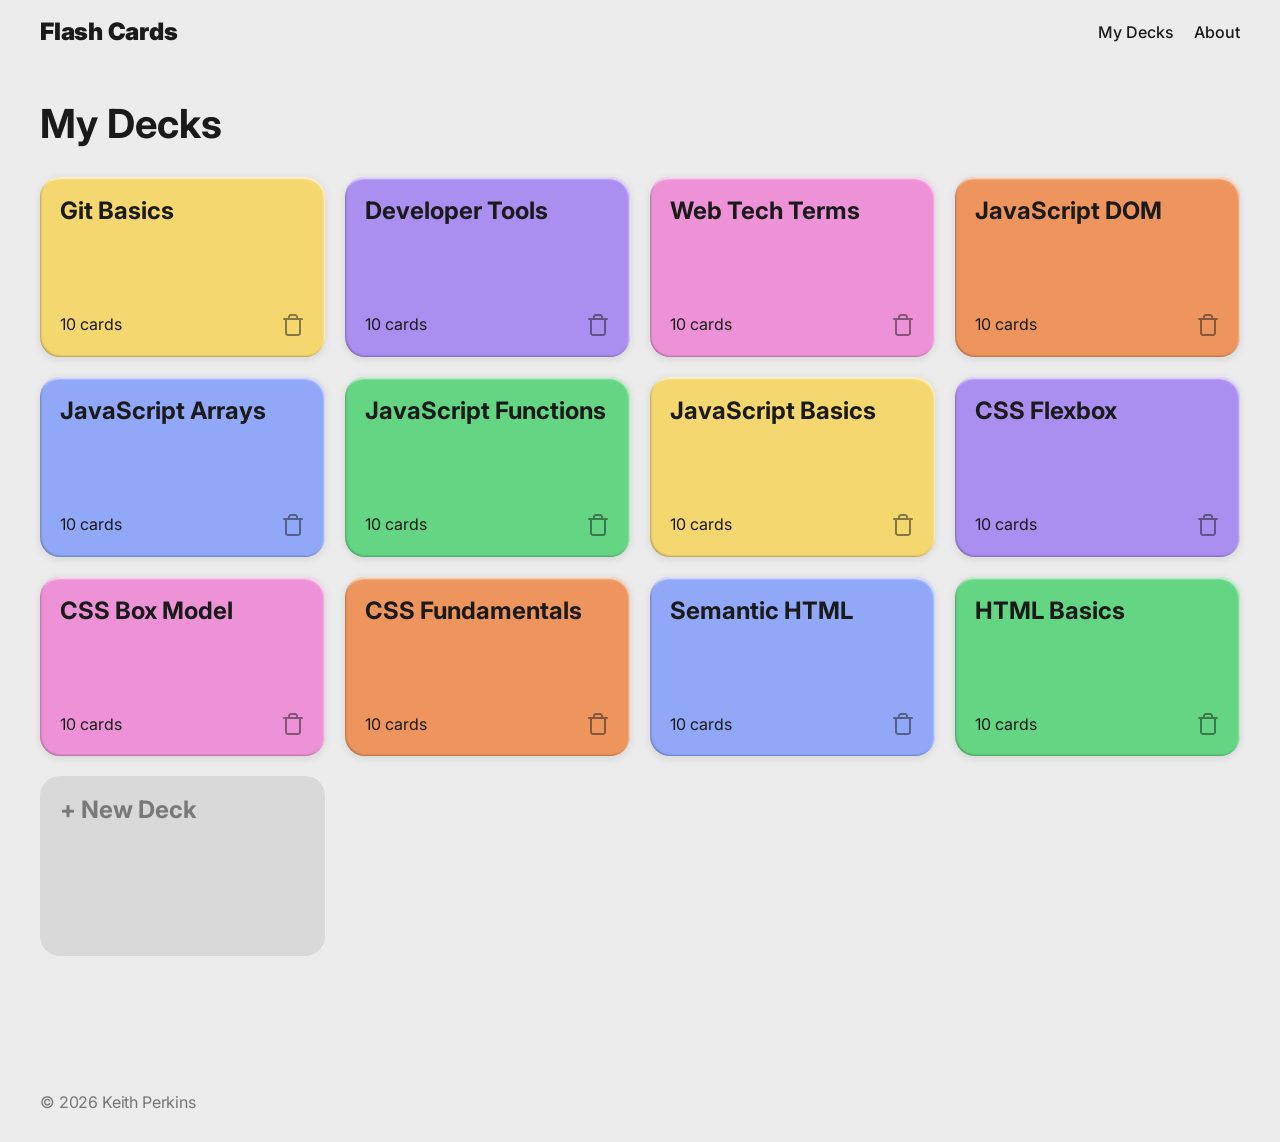
<file: index.html>
<!doctype html>
<html lang="en">
  <head>
    <meta charset="UTF-8" />
    <meta name="viewport" content="width=device-width, initial-scale=1.0" />
    <meta name="author" content="Keith Perkins" />
    <meta
      name="description"
      content="A flashcard app for studying and reviewing topics."
    />
    <meta name="keywords" content="flashcard, study aids, learning materials" />
    <title>Flash Cards</title>
    <link rel="icon" href="./favicon.ico" />
    <link rel="stylesheet" href="./assets/vendor/normalize.css" />
    <link rel="stylesheet" href="./assets/css/style.css" />
  </head>
  <body class="page">
    <header class="header">
      <h1 class="header__title">
        <a class="header__link" href="#home">Flash Cards</a>
      </h1>
      <nav class="nav">
        <ul class="nav__links">
          <li>
            <a class="nav__link" href="#home">My Decks</a>
          </li>
          <li>
            <a class="nav__link" href="#about">About</a>
          </li>
        </ul>
      </nav>
    </header>
    <main class="page__main-content">
      <section class="decks" id="home">
        <h2 class="decks__title">My Decks</h2>
        <div class="decks__row">
          <ul class="decks__list"></ul>
          <button type="button" class="decks__new-deck-btn gallery__new-card-btn">+ New Deck</button>
        </div>
      </section>
      <section class="new-deck-view" id="new-deck-view" hidden>
        <h2 class="decks__title">New Deck</h2>
        <form class="new-deck-view__form" id="new-deck-form">
          <fieldset class="color-picker">
            <legend>Deck color</legend>
            <input type="radio" name="color" id="green" value="#64d583" aria-label="green" checked />
            <label for="green" style="--swatch: #64d583"></label>
            <input type="radio" name="color" id="blue" value="#91a8f9" aria-label="blue" />
            <label for="blue" style="--swatch: #91a8f9"></label>
            <input type="radio" name="color" id="orange" value="#ee955e" aria-label="orange" />
            <label for="orange" style="--swatch: #ee955e"></label>
            <input type="radio" name="color" id="pink" value="#ee92d7" aria-label="pink" />
            <label for="pink" style="--swatch: #ee92d7"></label>
            <input type="radio" name="color" id="purple" value="#aa8ef0" aria-label="purple" />
            <label for="purple" style="--swatch: #aa8ef0"></label>
            <input type="radio" name="color" id="yellow" value="#f5d770" aria-label="yellow" />
            <label for="yellow" style="--swatch: #f5d770"></label>
          </fieldset>
          <label class="new-deck-view__field">Deck JSON
            <textarea name="json" rows="9" placeholder="Paste your deck JSON here"></textarea>
          </label>
          <button type="submit" disabled>Create Deck</button>
        </form>
      </section>
      <section id="open-deck" class="decks" hidden>
        <h2 class="decks__title"></h2>
        <a class="decks__practice" href="#home">Practice</a>
        <div class="decks__row">
          <ul class="decks__list"></ul>
          <button type="button" class="decks__new-deck-btn">+ New Card</button>
        </div>
      </section>
      <template id="flashcard-template">
        <li class="deck">
          <h3 class="deck__title"></h3>
          <div class="deck__row">
            <button type="button" class="deck__flip" aria-label="Flip card"></button>
            <button type="button" class="deck__delete-btn" aria-label="Delete card"></button>
          </div>
        </li>
      </template>
      <section class="carousel" id="carousel" hidden>
        <h2 class="carousel__title"></h2>
        <div class="carousel__grid">
          <button type="button" class="carousel__btn carousel__btn_type_left" aria-label="Previous card"></button>
          <div class="carousel__card"><p class="carousel__card-text"></p></div>
          <button type="button" class="carousel__btn carousel__btn_type_right" aria-label="Next card"></button>
          <button type="button" class="carousel__btn carousel__btn_type_flip" aria-label="Flip card"></button>
        </div>

      </section>
      <section class="not-found" id="not-found" hidden>
        <h2>404 Not Found</h2>
        <p>We couldn't find that page. <a href="#home">Back to My Decks</a></p>
      </section>
      <template id="deck-template">
        <li class="deck deck_color_green">
          <a class="deck__link" href="#" aria-label="Open deck"></a>
          <h3 class="deck__title"></h3>
          <div class="deck__row">
            <p class="deck__count"></p>
            <button type="button" class="deck__delete-btn" aria-label="Delete deck"></button>
          </div>
        </li>
      </template>
    </main>
    <footer class="footer">
      <p class="footer__text">&copy; 2026 Keith Perkins</p>
    </footer>
    <script type="module" src="./assets/js/index.js"></script>
  </body>
</html>
</file>
<file: assets/css/style.css>
@import url("https://fonts.googleapis.com/css2?family=Inter:wght@400;500;700;900&display=swap");
@import url("./page.css");
@import url("./header.css");
@import url("./nav.css");
@import url("./decks.css");
@import url("./deck.css");
@import url("./footer.css");
@import url("./carousel.css");
@import url("./base.css");
@import url("./not-found.css");
@import url("./mobile-bar.css");
@import url("./new-deck.css");
</file>
